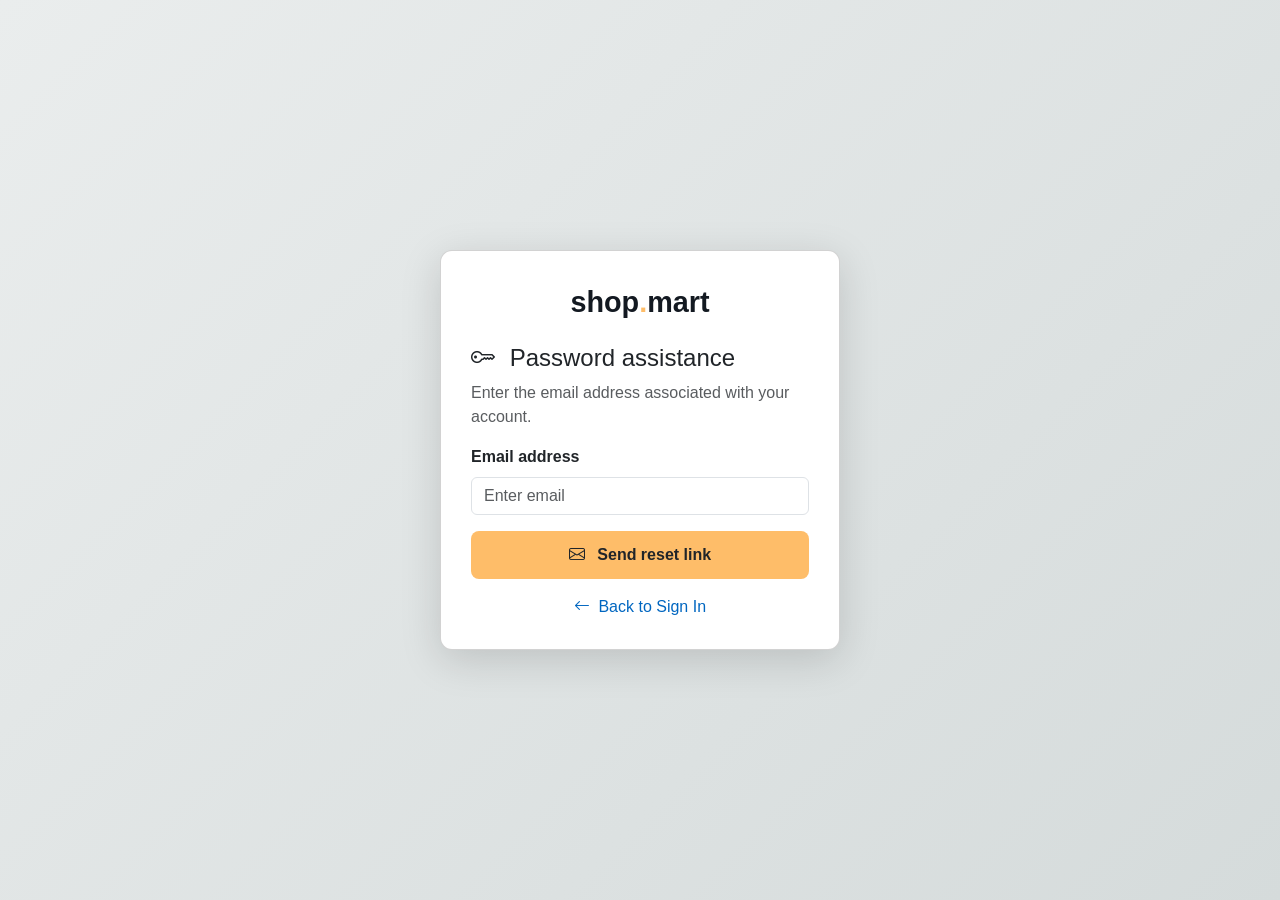
<file: forgot-password.html>
<!DOCTYPE html>
<html lang="en">
<head>
    <meta charset="UTF-8">
    <meta name="viewport" content="width=device-width, initial-scale=1.0">
    <title>ShopMart - Forgot Password</title>
    
    <link href="https://cdn.jsdelivr.net/npm/bootstrap@5.3.2/dist/css/bootstrap.min.css" rel="stylesheet">
    <link href="https://cdn.jsdelivr.net/npm/bootstrap-icons@1.11.3/font/bootstrap-icons.css" rel="stylesheet">
    
    <style>
        :root {
            --amazon-dark: #131921;
            --amazon-orange: #febd69;
        }
        
        body {
            background: linear-gradient(135deg, #eaeded 0%, #d5dbdb 100%);
            display: flex;
            align-items: center;
            justify-content: center;
            min-height: 100vh;
            font-family: 'Segoe UI', Arial, sans-serif;
            padding: 20px;
        }
        
        .card {
            background: white;
            border-radius: 12px;
            padding: 30px;
            max-width: 400px;
            width: 100%;
            box-shadow: 0 10px 40px rgba(0,0,0,0.15);
        }
        
        .logo-brand {
            font-size: 1.8rem;
            font-weight: 800;
            color: var(--amazon-dark);
            text-decoration: none;
            text-align: center;
            display: block;
            margin-bottom: 20px;
        }
        
        .logo-brand .dot { color: var(--amazon-orange); }
        
        .btn-reset {
            background: var(--amazon-orange);
            border: none;
            font-weight: 600;
            padding: 12px;
            border-radius: 8px;
            width: 100%;
            cursor: pointer;
        }
        
        .btn-reset:hover { background: #f3a847; }
        
        .alert { display: none; }
    </style>
</head>
<body>
    <div class="card">
        <a href="../index.html" class="logo-brand">shop<span class="dot">.</span>mart</a>
        
        <h4><i class="bi bi-key me-2"></i> Password assistance</h4>
        <p class="text-muted">Enter the email address associated with your account.</p>
        
        <div class="alert alert-danger" id="errorAlert"></div>
        <div class="alert alert-success" id="successAlert"></div>
        
        <form id="resetForm" onsubmit="return false;">
            <div class="mb-3">
                <label class="form-label fw-bold">Email address</label>
                <input type="email" class="form-control" id="email" placeholder="Enter email" required>
            </div>
            
            <button type="submit" class="btn btn-reset mb-3" id="resetBtn">
                <i class="bi bi-envelope me-2"></i> Send reset link
            </button>
        </form>
        
        <div class="text-center">
            <a href="login.html" style="color:#0066c0;text-decoration:none;">
                <i class="bi bi-arrow-left me-1"></i> Back to Sign In
            </a>
        </div>
    </div>

    <script src="https://cdn.jsdelivr.net/npm/bootstrap@5.3.2/dist/js/bootstrap.bundle.min.js"></script>
    <script src="../assets/js/auth.js"></script>
    
    <script>
        document.getElementById('resetForm').addEventListener('submit', async (e) => {
            e.preventDefault();
            
            const email = document.getElementById('email').value.trim();
            const errorAlert = document.getElementById('errorAlert');
            const successAlert = document.getElementById('successAlert');
            const resetBtn = document.getElementById('resetBtn');
            
            errorAlert.style.display = 'none';
            successAlert.style.display = 'none';
            
            if (!email) {
                errorAlert.textContent = 'Please enter your email address';
                errorAlert.style.display = 'block';
                return;
            }
            
            resetBtn.disabled = true;
            resetBtn.innerHTML = '<span class="spinner-border spinner-border-sm me-2"></span>Sending...';
            
            const result = await authSystem.forgotPassword(email);
            
            if (result.success) {
                successAlert.textContent = result.message;
                successAlert.style.display = 'block';
            } else {
                errorAlert.textContent = result.message;
                errorAlert.style.display = 'block';
            }
            
            resetBtn.disabled = false;
            resetBtn.innerHTML = '<i class="bi bi-envelope me-2"></i> Send reset link';
        });
    </script>
</body>
</html>
</file>
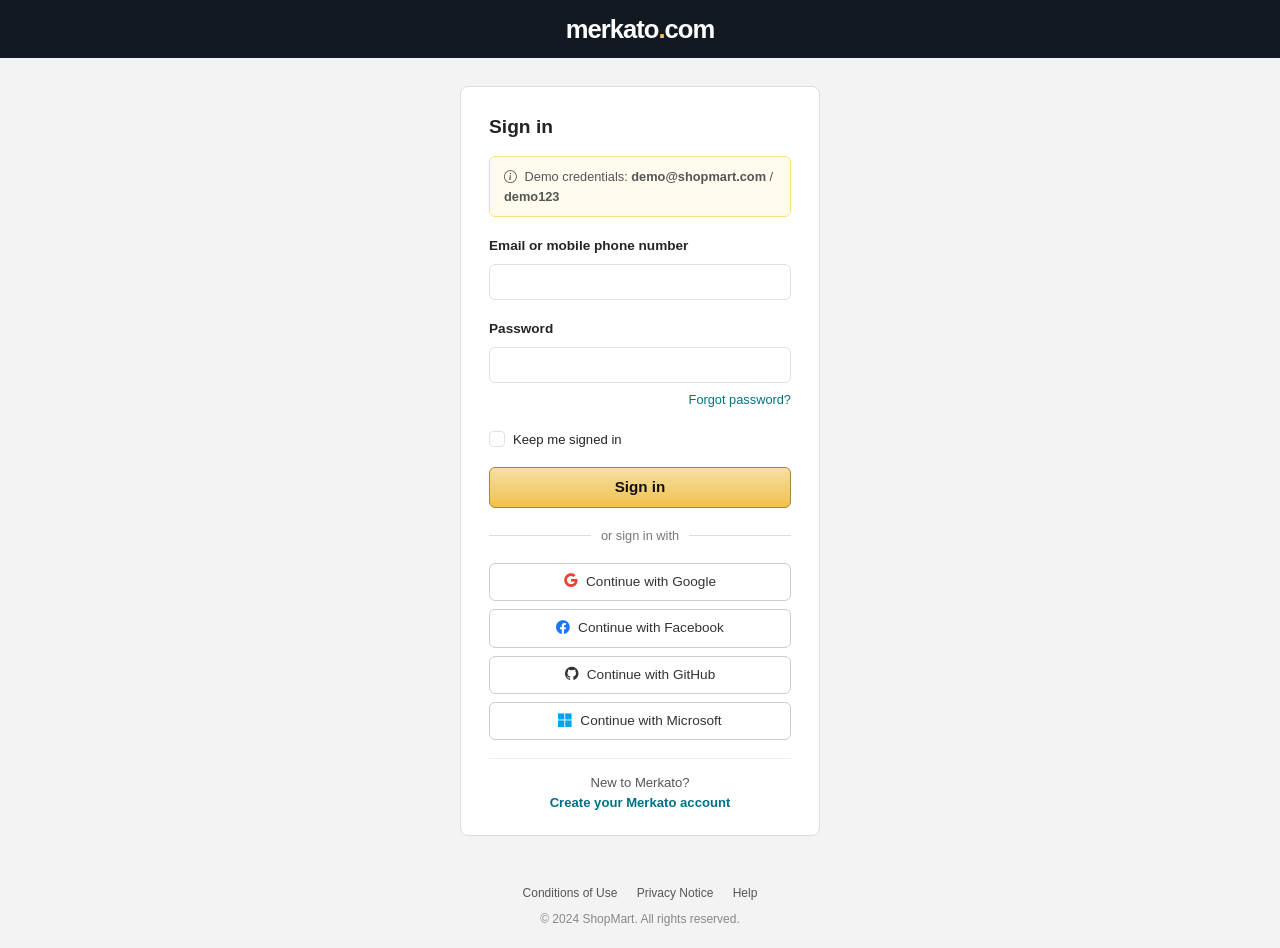
<file: pages/account.html>
<!DOCTYPE html>
<html lang="en">
<head>
    <meta charset="UTF-8">
    <meta name="viewport" content="width=device-width, initial-scale=1.0">
    <title>Merkato - My Account</title>
    <link href="https://cdn.jsdelivr.net/npm/bootstrap@5.3.2/dist/css/bootstrap.min.css" rel="stylesheet">
    <link href="https://cdn.jsdelivr.net/npm/bootstrap-icons@1.11.3/font/bootstrap-icons.css" rel="stylesheet">
    <style>
        :root {
            --amazon-dark: #131921;
            --amazon-mid: #232f3e;
            --amazon-orange: #febd69;
            --amazon-red: #b12704;
            --amazon-link: #007185;
        }
        body { background: #f3f3f3; font-family: 'Amazon Ember', Arial, sans-serif; }
        .header-top {
            background: var(--amazon-dark);
            padding: 10px 0;
        }
        .logo-brand { color: #fff; font-size: 1.5rem; font-weight: 800; text-decoration: none; letter-spacing: -1px; }
        .logo-brand .dot { color: var(--amazon-orange); }
        .account-hero {
            background: var(--amazon-mid);
            color: #fff;
            padding: 28px 0 20px;
            border-bottom: 3px solid var(--amazon-orange);
        }
        .account-hero h2 { font-size: 1.5rem; font-weight: 700; margin: 0; }
        .account-hero p { color: #ccc; margin: 4px 0 0; font-size: 0.9rem; }
        .account-card {
            background: #fff;
            border-radius: 8px;
            border: 1px solid #ddd;
            padding: 20px;
            height: 100%;
            transition: box-shadow 0.2s;
            cursor: pointer;
            text-decoration: none;
            color: inherit;
            display: block;
        }
        .account-card:hover { box-shadow: 0 4px 18px rgba(0,0,0,0.12); border-color: var(--amazon-link); color: inherit; }
        .account-card h6 { font-weight: 700; font-size: 1rem; margin-bottom: 6px; color: var(--amazon-link); }
        .account-card p { font-size: 0.85rem; color: #555; margin: 0; }
        .account-card .card-icon { font-size: 2rem; margin-bottom: 10px; color: var(--amazon-mid); }
        .section-title { font-size: 1.2rem; font-weight: 700; margin-bottom: 16px; color: var(--amazon-mid); }
        .info-box { background: #fff; border-radius: 8px; border: 1px solid #ddd; padding: 20px; }
        .info-row { display: flex; justify-content: space-between; align-items: center; padding: 10px 0; border-bottom: 1px solid #f0f0f0; }
        .info-row:last-child { border-bottom: none; }
        .info-label { font-size: 0.85rem; color: #777; }
        .info-value { font-size: 0.9rem; font-weight: 600; }
        .btn-edit { font-size: 0.8rem; color: var(--amazon-link); background: none; border: none; cursor: pointer; }
        .btn-edit:hover { text-decoration: underline; }
        .badge-account { background: var(--amazon-orange); color: #111; font-size: 0.7rem; font-weight: 700; padding: 3px 8px; border-radius: 20px; }
        .signout-btn { background: none; border: 1px solid #ccc; color: #333; border-radius: 6px; padding: 6px 18px; font-size: 0.85rem; cursor: pointer; }
        .signout-btn:hover { background: #f5f5f5; }
        footer { background: var(--amazon-dark); color: #aaa; text-align: center; padding: 20px; font-size: 0.8rem; margin-top: 40px; }
        footer a { color: #ccc; text-decoration: none; margin: 0 8px; }
        footer a:hover { text-decoration: underline; }
    </style>
</head>
<body>

<header class="header-top">
    <div class="container d-flex align-items-center justify-content-between">
        <a href="../index.html" class="logo-brand">merkato<span class="dot">.</span>com</a>
        <div class="d-flex gap-3 align-items-center">
            <a href="orders.html" style="color:#ccc; font-size:0.85rem; text-decoration:none;">
                <i class="bi bi-box-seam me-1"></i>My Orders
            </a>
            <a href="../index.html" style="color:#ccc; font-size:0.85rem; text-decoration:none;">
                <i class="bi bi-house me-1"></i>Home
            </a>
            <button class="signout-btn" id="signOutBtn" style="color:#fff; border-color:#555;">
                <i class="bi bi-box-arrow-right me-1"></i>Sign Out
            </button>
        </div>
    </div>
</header>

<div class="account-hero">
    <div class="container">
        <h2><i class="bi bi-person-circle me-2"></i>Hello, <span id="heroName">User</span>!</h2>
        <p id="heroEmail">Loading account info...</p>
    </div>
</div>

<div class="container py-4">

    <!-- Quick Links -->
    <h5 class="section-title">Your Account</h5>
    <div class="row g-3 mb-4">
        <div class="col-6 col-md-3">
            <a href="orders.html" class="account-card">
                <div class="card-icon"><i class="bi bi-bag-check"></i></div>
                <h6>Your Orders</h6>
                <p>Track, return, or buy again</p>
            </a>
        </div>
        <div class="col-6 col-md-3">
            <a href="#security" class="account-card">
                <div class="card-icon"><i class="bi bi-shield-lock"></i></div>
                <h6>Login & Security</h6>
                <p>Edit name, email & password</p>
            </a>
        </div>
        <div class="col-6 col-md-3">
            <a href="#" class="account-card">
                <div class="card-icon"><i class="bi bi-geo-alt"></i></div>
                <h6>Your Addresses</h6>
                <p>Edit your saved addresses</p>
            </a>
        </div>
        <div class="col-6 col-md-3">
            <a href="#" class="account-card">
                <div class="card-icon"><i class="bi bi-credit-card"></i></div>
                <h6>Payment Methods</h6>
                <p>Manage your payment options</p>
            </a>
        </div>
        <div class="col-6 col-md-3">
            <a href="#" class="account-card">
                <div class="card-icon"><i class="bi bi-heart"></i></div>
                <h6>Wishlist</h6>
                <p>View your saved items</p>
            </a>
        </div>
        <div class="col-6 col-md-3">
            <a href="#" class="account-card">
                <div class="card-icon"><i class="bi bi-bell"></i></div>
                <h6>Notifications</h6>
                <p>Manage your alerts</p>
            </a>
        </div>
        <div class="col-6 col-md-3">
            <a href="#" class="account-card">
                <div class="card-icon"><i class="bi bi-chat-dots"></i></div>
                <h6>Customer Service</h6>
                <p>Browse help topics</p>
            </a>
        </div>
        <div class="col-6 col-md-3">
            <a href="#" class="account-card">
                <div class="card-icon"><i class="bi bi-arrow-counterclockwise"></i></div>
                <h6>Returns & Refunds</h6>
                <p>Return or exchange items</p>
            </a>
        </div>
    </div>

    <!-- Profile Info -->
    <h5 class="section-title" id="security">Login & Security</h5>
    <div class="info-box mb-4">
        <div class="info-row">
            <div>
                <div class="info-label">Name</div>
                <div class="info-value" id="infoName">—</div>
            </div>
            <button class="btn-edit">Edit</button>
        </div>
        <div class="info-row">
            <div>
                <div class="info-label">Email</div>
                <div class="info-value" id="infoEmail">—</div>
            </div>
            <button class="btn-edit">Edit</button>
        </div>
        <div class="info-row">
            <div>
                <div class="info-label">Password</div>
                <div class="info-value">••••••••</div>
            </div>
            <button class="btn-edit">Edit</button>
        </div>
        <div class="info-row">
            <div>
                <div class="info-label">Mobile Phone</div>
                <div class="info-value" id="infoPhone">Not added</div>
            </div>
            <button class="btn-edit">Add</button>
        </div>
    </div>

    <!-- Sign Out -->
    <div class="text-center mt-2">
        <button class="btn btn-outline-danger px-5" id="signOutBtn2">
            <i class="bi bi-box-arrow-right me-2"></i>Sign Out
        </button>
    </div>
</div>

<footer>
    <a href="../index.html">Home</a>
    <a href="#">Privacy</a>
    <a href="#">Help</a>
    <p class="mt-2 mb-0">© 2024 Merkato.com</p>
</footer>

<script src="https://cdn.jsdelivr.net/npm/bootstrap@5.3.2/dist/js/bootstrap.bundle.min.js"></script>
<script>
    // Load user info from localStorage
    const user = JSON.parse(localStorage.getItem('shopmart_user') || 'null');

    if (!user) {
        // Not logged in — redirect to login
        window.location.href = 'login.html';
    } else {
        const firstName = (user.name || 'User').split(' ')[0];
        document.getElementById('heroName').textContent = firstName;
        document.getElementById('heroEmail').textContent = user.email || '';
        document.getElementById('infoName').textContent = user.name || '—';
        document.getElementById('infoEmail').textContent = user.email || '—';
        if (user.phone) document.getElementById('infoPhone').textContent = user.phone;
    }

    function signOut() {
        localStorage.removeItem('shopmart_user');
        window.location.href = '../index.html';
    }

    document.getElementById('signOutBtn').addEventListener('click', signOut);
    document.getElementById('signOutBtn2').addEventListener('click', signOut);
</script>
</body>
</html>
</file>
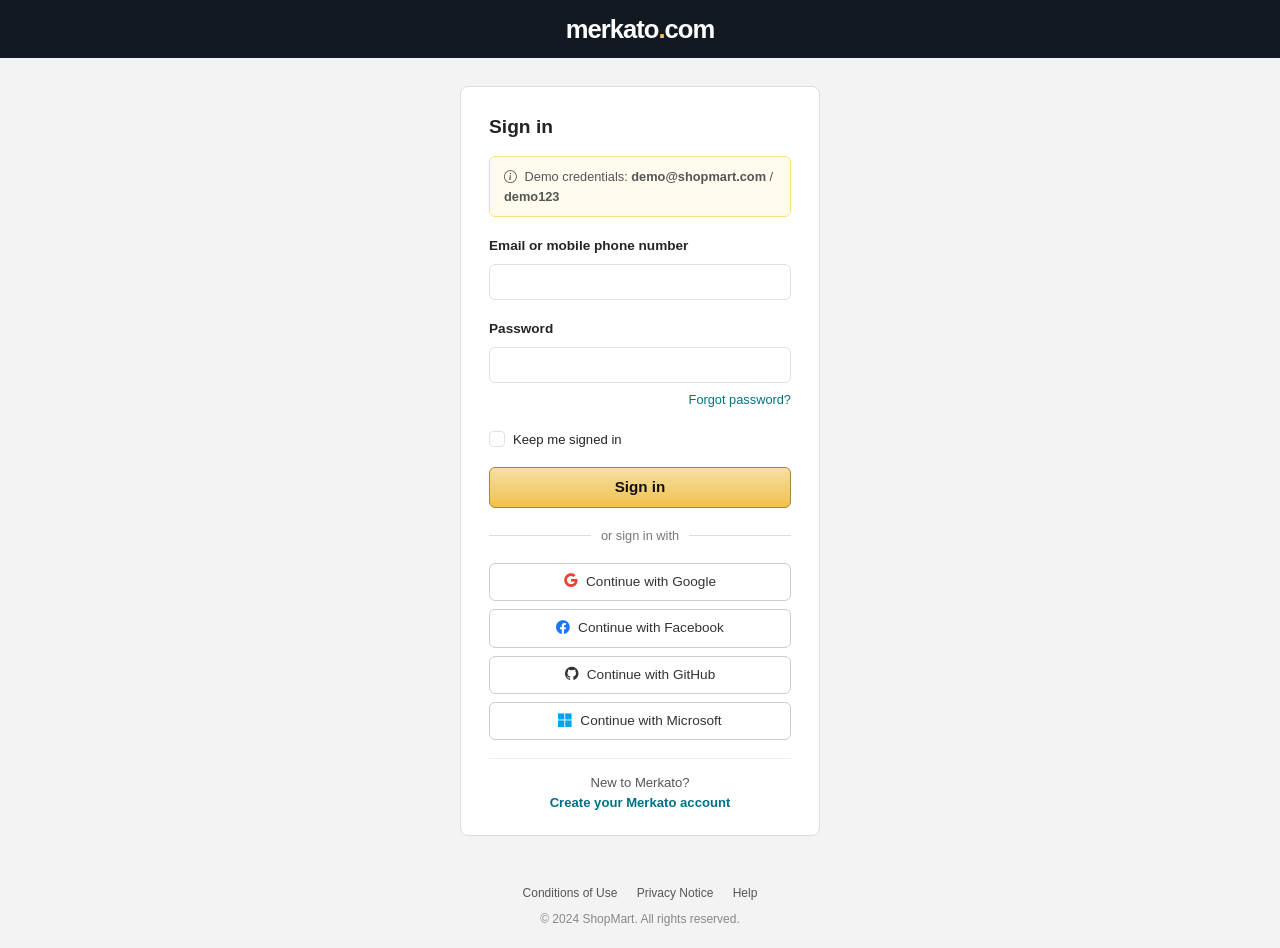
<file: pages/login.html>
<!DOCTYPE html>
<html lang="en">
<head>
    <meta charset="UTF-8">
    <meta name="viewport" content="width=device-width, initial-scale=1.0">
    <title>ShopMart - Sign In</title>
    <link href="https://cdn.jsdelivr.net/npm/bootstrap@5.3.2/dist/css/bootstrap.min.css" rel="stylesheet">
    <link href="https://cdn.jsdelivr.net/npm/bootstrap-icons@1.11.3/font/bootstrap-icons.css" rel="stylesheet">
    <style>
        :root { --amazon-dark:#131921; --amazon-mid:#232f3e; --amazon-orange:#febd69; --amazon-link:#007185; }
        body { background: #f3f3f3; font-family: Arial, sans-serif; }
        .header-top { background: var(--amazon-dark); padding: 10px 0; text-align: center; }
        .logo-brand { color: #fff; font-size: 1.6rem; font-weight: 800; text-decoration: none; letter-spacing: -1px; }
        .logo-brand .dot { color: var(--amazon-orange); }
        .auth-card {
            background: #fff; border: 1px solid #ddd; border-radius: 8px;
            padding: 28px 28px 22px; width: 100%; max-width: 360px; margin: 28px auto;
        }
        .auth-card h4 { font-size: 1.2rem; font-weight: 700; margin-bottom: 18px; }
        .form-label { font-size: 0.85rem; font-weight: 600; }
        .form-control { font-size: 0.9rem; border-radius: 6px; }
        .form-control:focus { box-shadow: 0 0 0 3px rgba(255,153,0,.3); border-color: #e77600; }
        .btn-signin {
            background: linear-gradient(to bottom, #f7dfa5, #f0c14b);
            border: 1px solid #a88734;
            color: #111; font-weight: 600; border-radius: 6px; padding: 8px;
            width: 100%; cursor: pointer; font-size: 0.95rem;
        }
        .btn-signin:hover { background: linear-gradient(to bottom, #f5d78e, #eeb933); }
        .divider { display: flex; align-items: center; gap: 10px; margin: 18px 0; color: #777; font-size: 0.8rem; }
        .divider::before, .divider::after { content: ''; flex: 1; height: 1px; background: #ddd; }
        .btn-social { display: flex; align-items: center; justify-content: center; gap: 8px; width: 100%; border: 1px solid #ccc; border-radius: 6px; background: #fff; padding: 8px; font-size: 0.85rem; cursor: pointer; margin-bottom: 8px; color: #333; font-weight: 500; }
        .btn-social:hover { background: #f7f7f7; border-color: #999; }
        .demo-hint { background: #fffbee; border: 1px solid #ffe082; border-radius: 6px; padding: 10px 14px; font-size: 0.8rem; color: #555; margin-bottom: 16px; }
        .auth-footer { border-top: 1px solid #eee; margin-top: 18px; padding-top: 14px; text-align: center; font-size: 0.82rem; color: #555; }
        .auth-footer a { color: var(--amazon-link); text-decoration: none; font-weight: 600; }
        .auth-footer a:hover { text-decoration: underline; }
        .page-footer { text-align: center; font-size: 0.75rem; color: #888; padding: 20px; }
        .page-footer a { color: #555; text-decoration: none; margin: 0 8px; }
        .page-footer a:hover { text-decoration: underline; }
        .forgot-link { font-size: 0.8rem; color: var(--amazon-link); text-decoration: none; }
        .forgot-link:hover { text-decoration: underline; }
    </style>
</head>
<body>

<header class="header-top">
    <a href="../index.html" class="logo-brand">merkato<span class="dot">.</span>com</a>
</header>

<div class="auth-card">
    <h4>Sign in</h4>

    <div class="demo-hint">
        <i class="bi bi-info-circle me-1"></i>
        Demo credentials: <strong>demo@shopmart.com</strong> / <strong>demo123</strong>
    </div>

    <!-- Error placeholder -->
    <div id="loginError"></div>

    <form id="loginForm" novalidate>
        <div class="mb-3">
            <label class="form-label" for="loginEmail">Email or mobile phone number</label>
            <input type="email" class="form-control" id="loginEmail" autocomplete="email" required>
        </div>
        <div class="mb-1">
            <label class="form-label" for="loginPassword">Password</label>
            <input type="password" class="form-control" id="loginPassword" autocomplete="current-password" required>
        </div>
        <div class="text-end mb-3">
            <a href="forgot-password.html" class="forgot-link">Forgot password?</a>
        </div>
        <div class="form-check mb-3">
            <input class="form-check-input" type="checkbox" id="keepSignedIn">
            <label class="form-check-label" style="font-size:0.82rem;" for="keepSignedIn">Keep me signed in</label>
        </div>
        <button type="submit" class="btn-signin">Sign in</button>
    </form>

    <div class="divider">or sign in with</div>

    <button class="btn-social"><i class="bi bi-google" style="color:#EA4335;"></i> Continue with Google</button>
    <button class="btn-social"><i class="bi bi-facebook" style="color:#1877F2;"></i> Continue with Facebook</button>
    <button class="btn-social"><i class="bi bi-github"></i> Continue with GitHub</button>
    <button class="btn-social"><i class="bi bi-microsoft" style="color:#00A4EF;"></i> Continue with Microsoft</button>

    <div class="auth-footer">
        New to Merkato?<br>
        <a href="signup.html">Create your Merkato account</a>
    </div>
</div>

<div class="page-footer">
    <a href="#">Conditions of Use</a>
    <a href="#">Privacy Notice</a>
    <a href="#">Help</a>
    <p class="mt-2 mb-0">© 2024 ShopMart. All rights reserved.</p>
</div>

<script src="https://cdn.jsdelivr.net/npm/bootstrap@5.3.2/dist/js/bootstrap.bundle.min.js"></script>
<script src="../assets/js/auth.js"></script>
</body>
</html>
</file>
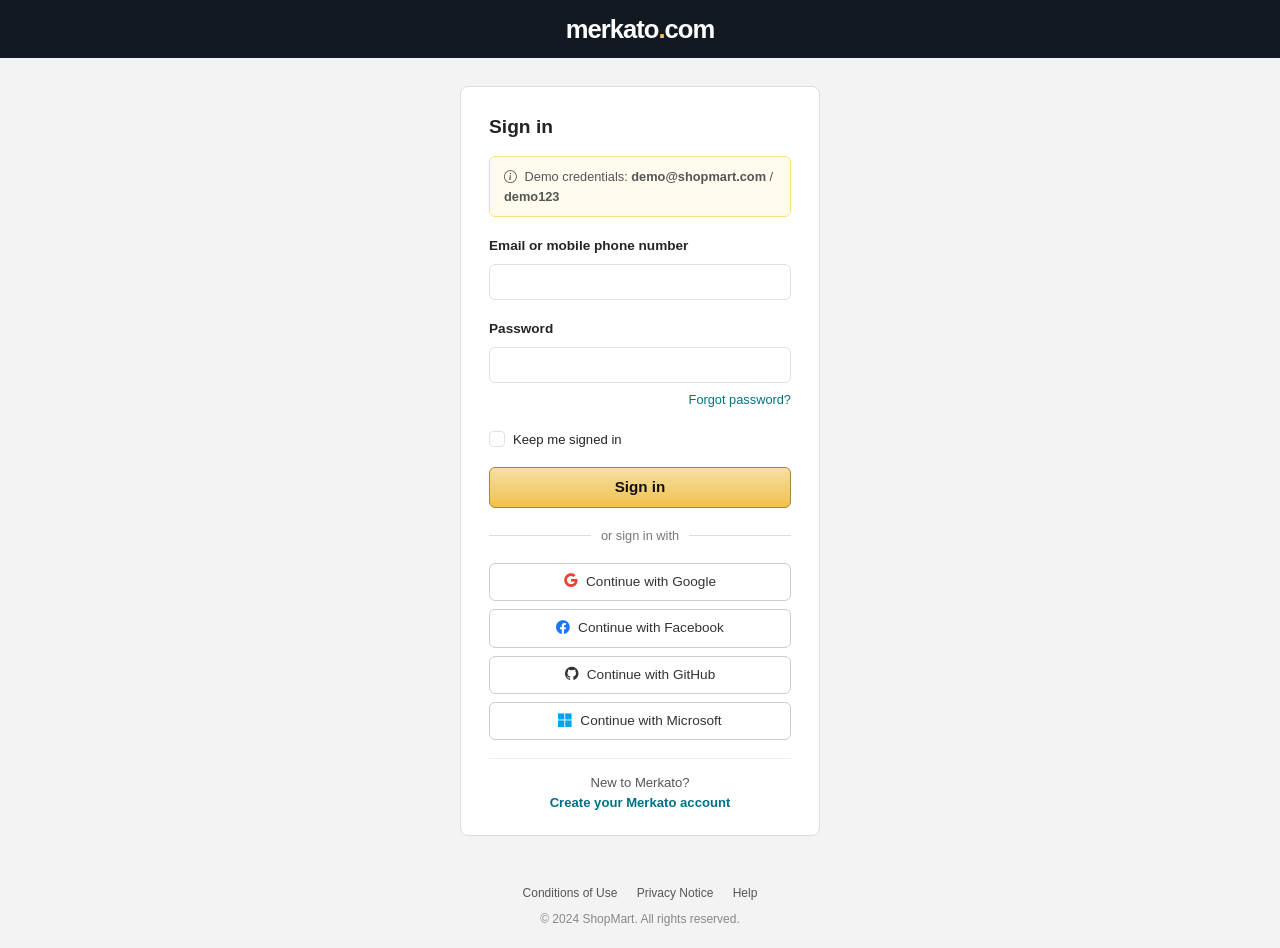
<file: pages/orders.html>
<!DOCTYPE html>
<html lang="en">
<head>
    <meta charset="UTF-8">
    <meta name="viewport" content="width=device-width, initial-scale=1.0">
    <title>Merkato - Your Orders</title>
    <link href="https://cdn.jsdelivr.net/npm/bootstrap@5.3.2/dist/css/bootstrap.min.css" rel="stylesheet">
    <link href="https://cdn.jsdelivr.net/npm/bootstrap-icons@1.11.3/font/bootstrap-icons.css" rel="stylesheet">
    <style>
        :root {
            --amazon-dark: #131921;
            --amazon-mid: #232f3e;
            --amazon-orange: #febd69;
            --amazon-red: #b12704;
            --amazon-link: #007185;
        }
        body { background: #f3f3f3; font-family: 'Amazon Ember', Arial, sans-serif; }
        .header-top { background: var(--amazon-dark); padding: 10px 0; }
        .logo-brand { color: #fff; font-size: 1.5rem; font-weight: 800; text-decoration: none; letter-spacing: -1px; }
        .logo-brand .dot { color: var(--amazon-orange); }
        .page-hero {
            background: var(--amazon-mid);
            color: #fff;
            padding: 24px 0;
            border-bottom: 3px solid var(--amazon-orange);
        }
        .page-hero h2 { font-size: 1.4rem; font-weight: 700; margin: 0; }
        .page-hero p { color: #aaa; margin: 4px 0 0; font-size: 0.85rem; }
        .order-card {
            background: #fff;
            border-radius: 8px;
            border: 1px solid #ddd;
            margin-bottom: 16px;
            overflow: hidden;
        }
        .order-header {
            background: #f7f7f7;
            border-bottom: 1px solid #ddd;
            padding: 12px 18px;
            display: flex;
            flex-wrap: wrap;
            gap: 20px;
            align-items: center;
            justify-content: space-between;
        }
        .order-meta span { display: block; font-size: 0.72rem; color: #666; text-transform: uppercase; font-weight: 600; letter-spacing: 0.5px; }
        .order-meta strong { font-size: 0.9rem; color: #111; }
        .order-id-link { color: var(--amazon-link); font-weight: 600; font-size: 0.85rem; text-decoration: none; }
        .order-id-link:hover { text-decoration: underline; }
        .order-body { padding: 16px 18px; }
        .order-item { display: flex; gap: 14px; padding: 10px 0; border-bottom: 1px solid #f0f0f0; align-items: flex-start; }
        .order-item:last-child { border-bottom: none; }
        .order-item img { width: 65px; height: 65px; object-fit: contain; border-radius: 5px; background: #f9f9f9; padding: 4px; flex-shrink: 0; border: 1px solid #eee; }
        .order-item .item-info { flex: 1; }
        .order-item .item-name { font-size: 0.88rem; font-weight: 600; color: var(--amazon-link); margin-bottom: 3px; }
        .order-item .item-qty { font-size: 0.78rem; color: #666; }
        .order-item .item-price { font-size: 0.9rem; font-weight: 700; color: var(--amazon-red); white-space: nowrap; }
        .status-badge {
            display: inline-block;
            padding: 3px 10px;
            border-radius: 20px;
            font-size: 0.72rem;
            font-weight: 700;
            text-transform: uppercase;
        }
        .status-delivered { background: #d4edda; color: #155724; }
        .status-shipped { background: #cce5ff; color: #004085; }
        .status-processing { background: #fff3cd; color: #856404; }
        .status-cancelled { background: #f8d7da; color: #721c24; }
        .order-actions { margin-top: 12px; display: flex; gap: 8px; flex-wrap: wrap; }
        .btn-order-action { font-size: 0.8rem; border-radius: 20px; padding: 5px 14px; border: 1px solid #ccc; background: #fff; cursor: pointer; color: #333; }
        .btn-order-action:hover { background: #f0f0f0; border-color: #aaa; }
        .btn-track { background: var(--amazon-orange); border-color: var(--amazon-orange); color: #111; font-weight: 700; }
        .btn-track:hover { background: #f3a847; border-color: #f3a847; }
        .empty-orders { text-align: center; padding: 60px 20px; background: #fff; border-radius: 8px; border: 1px solid #ddd; }
        .empty-orders i { font-size: 4rem; color: #ccc; }
        .empty-orders h4 { color: #555; margin-top: 16px; }
        .empty-orders p { color: #888; }
        .filter-bar { background: #fff; border: 1px solid #ddd; border-radius: 8px; padding: 14px 18px; margin-bottom: 20px; display: flex; flex-wrap: wrap; gap: 10px; align-items: center; }
        .filter-bar label { font-size: 0.85rem; font-weight: 600; color: #333; margin-right: 4px; }
        .filter-bar select { font-size: 0.85rem; border-radius: 6px; border: 1px solid #ccc; padding: 4px 10px; }
        footer { background: var(--amazon-dark); color: #aaa; text-align: center; padding: 20px; font-size: 0.8rem; margin-top: 40px; }
        footer a { color: #ccc; text-decoration: none; margin: 0 8px; }
        footer a:hover { text-decoration: underline; }
        .signout-btn { background: none; border: 1px solid #555; color: #fff; border-radius: 6px; padding: 5px 14px; font-size: 0.8rem; cursor: pointer; }
        .signout-btn:hover { background: rgba(255,255,255,0.1); }
    </style>
</head>
<body>

<header class="header-top">
    <div class="container d-flex align-items-center justify-content-between">
        <a href="../index.html" class="logo-brand">merkato<span class="dot">.</span>com</a>
        <div class="d-flex gap-3 align-items-center">
            <a href="account.html" style="color:#ccc; font-size:0.85rem; text-decoration:none;">
                <i class="bi bi-person me-1"></i>My Account
            </a>
            <a href="../index.html" style="color:#ccc; font-size:0.85rem; text-decoration:none;">
                <i class="bi bi-house me-1"></i>Home
            </a>
            <button class="signout-btn" id="signOutBtn">
                <i class="bi bi-box-arrow-right me-1"></i>Sign Out
            </button>
        </div>
    </div>
</header>

<div class="page-hero">
    <div class="container">
        <h2><i class="bi bi-bag-check me-2"></i>Your Orders</h2>
        <p id="ordersSubtitle">Loading...</p>
    </div>
</div>

<div class="container py-4">

    <div class="filter-bar">
        <label><i class="bi bi-funnel me-1"></i>Filter by:</label>
        <select id="statusFilter" onchange="renderOrders()">
            <option value="all">All Orders</option>
            <option value="Delivered">Delivered</option>
            <option value="Shipped">Shipped</option>
            <option value="Processing">Processing</option>
            <option value="Cancelled">Cancelled</option>
        </select>
        <label class="ms-3">Sort:</label>
        <select id="sortOrder" onchange="renderOrders()">
            <option value="newest">Newest First</option>
            <option value="oldest">Oldest First</option>
        </select>
    </div>

    <div id="ordersContainer">
        <!-- Rendered by JS -->
    </div>
</div>

<footer>
    <a href="../index.html">Home</a>
    <a href="account.html">Account</a>
    <a href="#">Privacy</a>
    <a href="#">Help</a>
    <p class="mt-2 mb-0">© 2024 Merkato.com</p>
</footer>

<script src="https://cdn.jsdelivr.net/npm/bootstrap@5.3.2/dist/js/bootstrap.bundle.min.js"></script>
<script>
    // Redirect if not logged in
    const user = JSON.parse(localStorage.getItem('shopmart_user') || 'null');
    if (!user) { window.location.href = 'login.html'; }

    document.getElementById('ordersSubtitle').textContent =
        user ? `Showing orders for ${user.email}` : '';

    // Sign out
    document.getElementById('signOutBtn').addEventListener('click', () => {
        localStorage.removeItem('shopmart_user');
        window.location.href = '../index.html';
    });

    // Sample orders — replace with real data from localStorage or API
    function getSampleOrders() {
        // Try to build from cart history stored in localStorage
        const saved = JSON.parse(localStorage.getItem('shopmart_orders') || '[]');
        if (saved.length > 0) return saved;

        // Fallback demo orders so the page isn't empty
        return [
            {
                id: 'ORK-2024-00192',
                date: '2024-06-10',
                status: 'Delivered',
                total: 149.99,
                items: [
                    { name: 'Wireless Noise Cancelling Headphones', qty: 1, price: 89.99, img: 'https://images.unsplash.com/photo-1505740420928-5e560c06d30e?w=80&q=70' },
                    { name: 'USB-C Fast Charger 65W', qty: 2, price: 30.00, img: 'https://images.unsplash.com/photo-1583863788434-e58a36330cf0?w=80&q=70' },
                ]
            },
            {
                id: 'ORK-2024-00145',
                date: '2024-05-22',
                status: 'Delivered',
                total: 34.99,
                items: [
                    { name: 'Clean Code: A Handbook', qty: 1, price: 34.99, img: 'https://images.unsplash.com/photo-1544716278-ca5e3f4abd8c?w=80&q=70' }
                ]
            },
            {
                id: 'ORK-2024-00311',
                date: '2024-07-01',
                status: 'Processing',
                total: 229.00,
                items: [
                    { name: 'Mechanical Keyboard RGB Backlit', qty: 1, price: 229.00, img: 'https://images.unsplash.com/photo-1587829741301-dc798b83add3?w=80&q=70' }
                ]
            }
        ];
    }

    const statusClasses = {
        'Delivered': 'status-delivered',
        'Shipped': 'status-shipped',
        'Processing': 'status-processing',
        'Cancelled': 'status-cancelled'
    };

    function renderOrders() {
        let orders = getSampleOrders();
        const statusFilter = document.getElementById('statusFilter').value;
        const sortOrder = document.getElementById('sortOrder').value;

        if (statusFilter !== 'all') {
            orders = orders.filter(o => o.status === statusFilter);
        }
        orders.sort((a, b) => {
            const da = new Date(a.date), db = new Date(b.date);
            return sortOrder === 'newest' ? db - da : da - db;
        });

        const container = document.getElementById('ordersContainer');
        if (orders.length === 0) {
            container.innerHTML = `
                <div class="empty-orders">
                    <i class="bi bi-bag-x"></i>
                    <h4>No orders found</h4>
                    <p>Try changing the filter, or <a href="../index.html" style="color:var(--amazon-link)">start shopping</a>!</p>
                </div>`;
            return;
        }

        container.innerHTML = orders.map(order => `
            <div class="order-card">
                <div class="order-header">
                    <div class="d-flex gap-4 flex-wrap">
                        <div class="order-meta">
                            <span>Order Placed</span>
                            <strong>${new Date(order.date).toLocaleDateString('en-US', { year:'numeric', month:'short', day:'numeric' })}</strong>
                        </div>
                        <div class="order-meta">
                            <span>Total</span>
                            <strong>$${order.total.toFixed(2)}</strong>
                        </div>
                        <div class="order-meta">
                            <span>Status</span>
                            <span class="status-badge ${statusClasses[order.status] || ''}">${order.status}</span>
                        </div>
                    </div>
                    <div class="order-meta text-end">
                        <span>Order #</span>
                        <a href="#" class="order-id-link">${order.id}</a>
                    </div>
                </div>
                <div class="order-body">
                    ${order.items.map(item => `
                        <div class="order-item">
                            <img src="${item.img}" alt="${item.name}" onerror="this.src='https://via.placeholder.com/65x65?text=IMG'">
                            <div class="item-info">
                                <div class="item-name">${item.name}</div>
                                <div class="item-qty">Qty: ${item.qty}</div>
                            </div>
                            <div class="item-price">$${item.price.toFixed(2)}</div>
                        </div>
                    `).join('')}
                    <div class="order-actions">
                        ${order.status === 'Delivered' ? `<button class="btn-order-action btn-track"><i class="bi bi-arrow-repeat me-1"></i>Buy Again</button>` : `<button class="btn-order-action btn-track"><i class="bi bi-geo-alt me-1"></i>Track Package</button>`}
                        <button class="btn-order-action"><i class="bi bi-receipt me-1"></i>View Invoice</button>
                        ${order.status === 'Delivered' ? `<button class="btn-order-action"><i class="bi bi-arrow-counterclockwise me-1"></i>Return/Refund</button>` : ''}
                        ${order.status === 'Processing' ? `<button class="btn-order-action" style="color:#b12704;border-color:#b12704;"><i class="bi bi-x-circle me-1"></i>Cancel Order</button>` : ''}
                    </div>
                </div>
            </div>
        `).join('');
    }

    renderOrders();
</script>
</body>
</html>
</file>
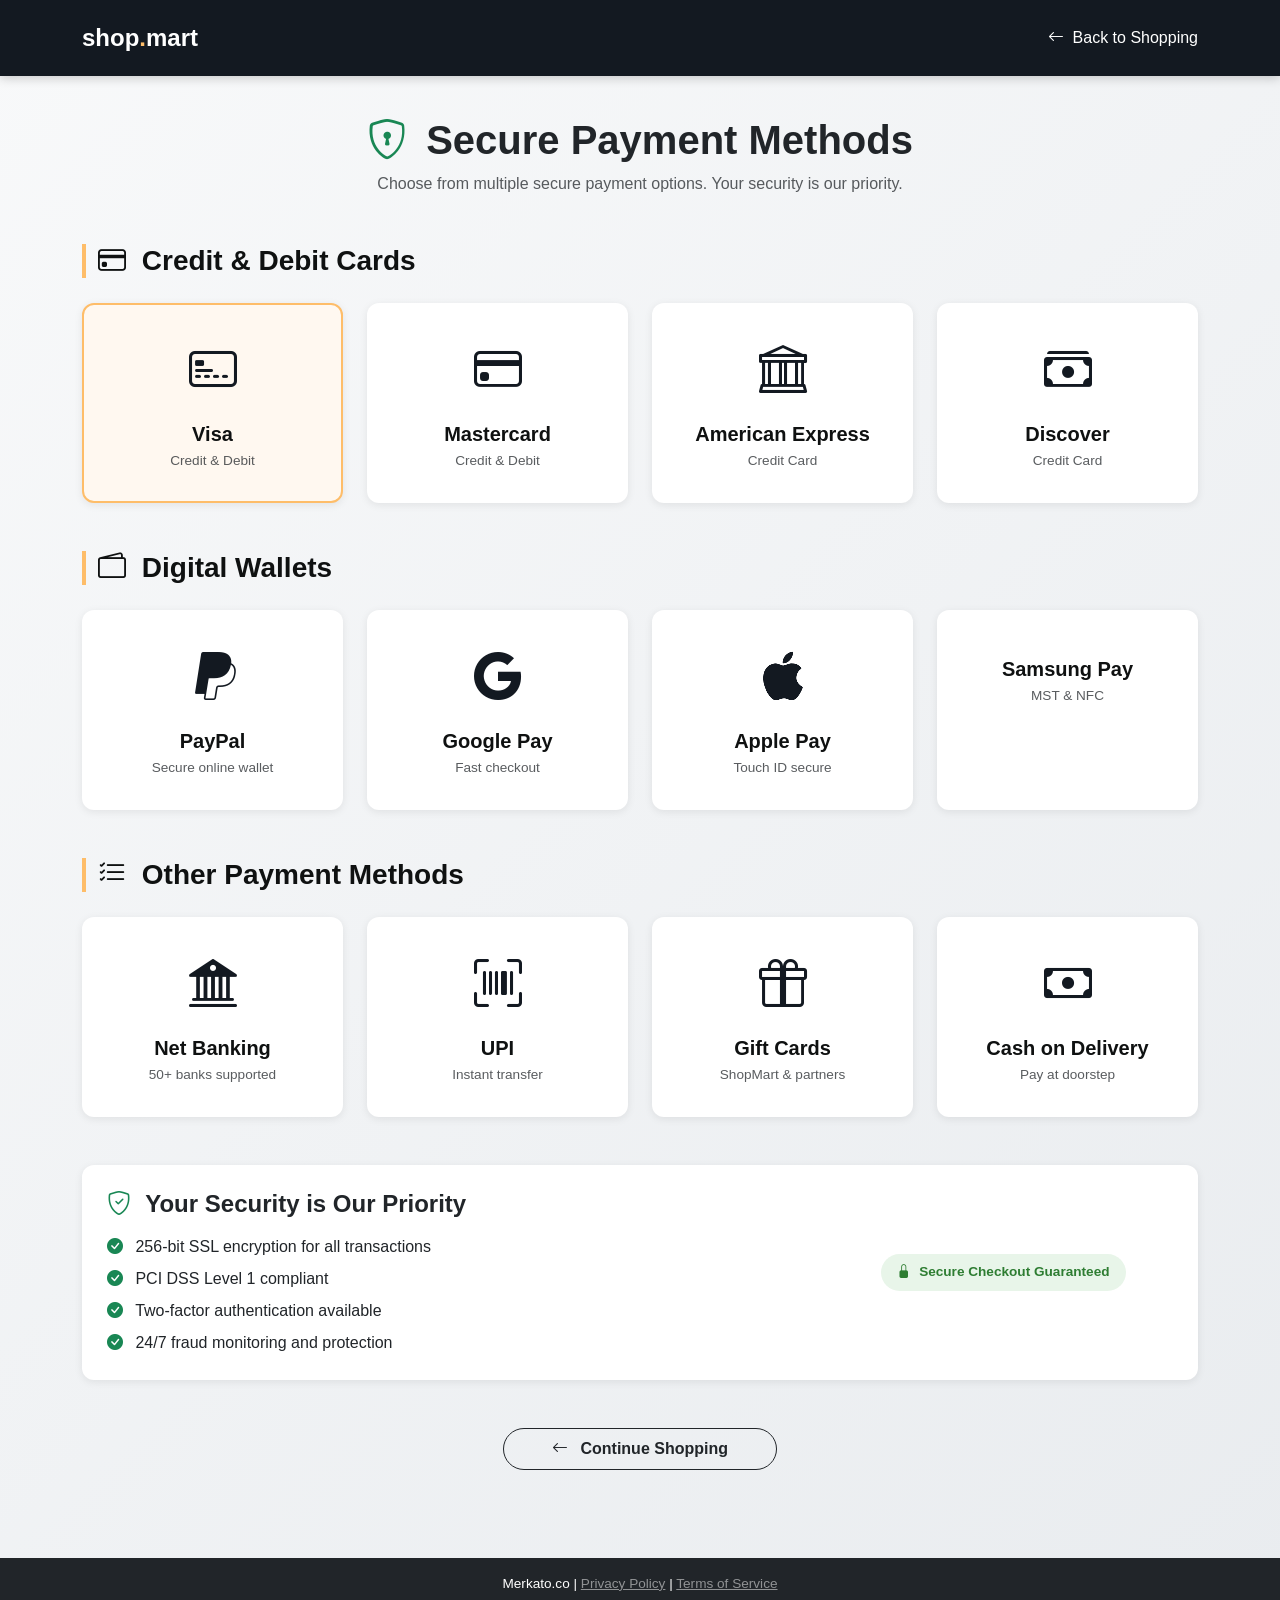
<file: pages/payment.html>
<!DOCTYPE html>
<html lang="en">
<head>
    <meta charset="UTF-8">
    <meta name="viewport" content="width=device-width, initial-scale=1.0">
    <meta name="description" content="ShopMart accepted payment methods">
    <title>Merkato Shoping - Payment Methods</title>
    
    <!-- Bootstrap 5 CSS -->
    <link href="https://cdn.jsdelivr.net/npm/bootstrap@5.3.2/dist/css/bootstrap.min.css" rel="stylesheet">
    <!-- Bootstrap Icons -->
    <link href="https://cdn.jsdelivr.net/npm/bootstrap-icons@1.11.3/font/bootstrap-icons.css" rel="stylesheet">
    
    <style>
        :root {
            --amazon-dark: #131921;
            --amazon-orange: #febd69;
            --amazon-mid: #232f3e;
        }
        
        body {
            background: linear-gradient(135deg, #f8f9fa 0%, #e9ecef 100%);
            font-family: 'Segoe UI', 'Amazon Ember', Arial, sans-serif;
            min-height: 100vh;
            padding: 0;
        }
        
        .payment-header {
            background: var(--amazon-dark);
            color: #ffffff;
            padding: 20px 0;
            box-shadow: 0 2px 10px rgba(0, 0, 0, 0.2);
        }
        
        .payment-header .logo-brand {
            font-size: 1.5rem;
            font-weight: 800;
            color: #ffffff;
            text-decoration: none;
        }
        
        .payment-header .logo-brand .dot {
            color: var(--amazon-orange);
        }
        
        .main-content {
            padding: 40px 20px;
        }
        
        .payment-card {
            background: #ffffff;
            border-radius: 12px;
            padding: 30px 20px;
            text-align: center;
            transition: all 0.3s ease;
            border: 2px solid transparent;
            cursor: pointer;
            height: 100%;
            box-shadow: 0 2px 8px rgba(0, 0, 0, 0.08);
        }
        
        .payment-card:hover {
            border-color: var(--amazon-orange);
            transform: translateY(-5px);
            box-shadow: 0 8px 25px rgba(0, 0, 0, 0.15);
        }
        
        .payment-card.selected {
            border-color: var(--amazon-orange);
            background: #fff8f0;
        }
        
        .payment-icon {
            font-size: 3rem;
            color: var(--amazon-dark);
            margin-bottom: 15px;
            transition: all 0.3s ease;
        }
        
        .payment-card:hover .payment-icon {
            transform: scale(1.1);
            color: var(--amazon-orange);
        }
        
        .payment-card h5 {
            font-weight: 700;
            margin-bottom: 5px;
            color: #0f1111;
        }
        
        .payment-card .text-muted {
            font-size: 0.85rem;
        }
        
        .section-title {
            font-weight: 700;
            color: #0f1111;
            margin-bottom: 25px;
            padding-left: 12px;
            border-left: 4px solid var(--amazon-orange);
        }
        
        .info-box {
            background: #ffffff;
            border-radius: 12px;
            padding: 25px;
            box-shadow: 0 2px 8px rgba(0, 0, 0, 0.08);
            margin-top: 30px;
        }
        
        .security-badge {
            display: inline-flex;
            align-items: center;
            gap: 8px;
            background: #e8f5e9;
            color: #2e7d32;
            padding: 8px 16px;
            border-radius: 20px;
            font-weight: 600;
            font-size: 0.85rem;
        }
        
        .back-link {
            color: #0066c0;
            text-decoration: none;
            font-weight: 500;
            transition: all 0.2s ease;
        }
        
        .back-link:hover {
            color: #c45500;
            text-decoration: underline;
        }
        
        /* Responsive */
        @media (max-width: 768px) {
            .payment-card {
                padding: 20px 15px;
            }
            
            .payment-icon {
                font-size: 2.5rem;
            }
        }
    </style>
</head>
<body>
    <!-- Header -->
    <header class="payment-header">
        <div class="container">
            <div class="d-flex justify-content-between align-items-center">
                <a href="../index.html" class="logo-brand">
                    shop<span class="dot">.</span>mart
                </a>
                <a href="../index.html" class="back-link text-white">
                    <i class="bi bi-arrow-left me-1"></i> Back to Shopping
                </a>
            </div>
        </div>
    </header>
    
    <!-- Main Content -->
    <main class="main-content">
        <div class="container">
            <!-- Page Title -->
            <div class="text-center mb-5">
                <h1 class="fw-bold mb-2">
                    <i class="bi bi-shield-lock me-2 text-success"></i>
                    Secure Payment Methods
                </h1>
                <p class="text-muted">Choose from multiple secure payment options. Your security is our priority.</p>
            </div>
            
            <!-- Credit & Debit Cards Section -->
            <h3 class="section-title">
                <i class="bi bi-credit-card me-2"></i> Credit & Debit Cards
            </h3>
            <div class="row g-4 mb-5">
                <div class="col-md-3 col-6">
                    <div class="payment-card selected">
                        <div class="payment-icon">
                            <i class="bi bi-credit-card-2-front"></i>
                        </div>
                        <h5>Visa</h5>
                        <p class="text-muted mb-0">Credit & Debit</p>
                    </div>
                </div>
                <div class="col-md-3 col-6">
                    <div class="payment-card">
                        <div class="payment-icon">
                            <i class="bi bi-credit-card"></i>
                        </div>
                        <h5>Mastercard</h5>
                        <p class="text-muted mb-0">Credit & Debit</p>
                    </div>
                </div>
                <div class="col-md-3 col-6">
                    <div class="payment-card">
                        <div class="payment-icon">
                            <i class="bi bi-bank"></i>
                        </div>
                        <h5>American Express</h5>
                        <p class="text-muted mb-0">Credit Card</p>
                    </div>
                </div>
                <div class="col-md-3 col-6">
                    <div class="payment-card">
                        <div class="payment-icon">
                            <i class="bi bi-cash-stack"></i>
                        </div>
                        <h5>Discover</h5>
                        <p class="text-muted mb-0">Credit Card</p>
                    </div>
                </div>
            </div>
            
            <!-- Digital Wallets Section -->
            <h3 class="section-title">
                <i class="bi bi-wallet2 me-2"></i> Digital Wallets
            </h3>
            <div class="row g-4 mb-5">
                <div class="col-md-3 col-6">
                    <div class="payment-card">
                        <div class="payment-icon">
                            <i class="bi bi-paypal"></i>
                        </div>
                        <h5>PayPal</h5>
                        <p class="text-muted mb-0">Secure online wallet</p>
                    </div>
                </div>
                <div class="col-md-3 col-6">
                    <div class="payment-card">
                        <div class="payment-icon">
                            <i class="bi bi-google"></i>
                        </div>
                        <h5>Google Pay</h5>
                        <p class="text-muted mb-0">Fast checkout</p>
                    </div>
                </div>
                <div class="col-md-3 col-6">
                    <div class="payment-card">
                        <div class="payment-icon">
                            <i class="bi bi-apple"></i>
                        </div>
                        <h5>Apple Pay</h5>
                        <p class="text-muted mb-0">Touch ID secure</p>
                    </div>
                </div>
                <div class="col-md-3 col-6">
                    <div class="payment-card">
                        <div class="payment-icon">
                            <i class="bi bi-samsung"></i>
                        </div>
                        <h5>Samsung Pay</h5>
                        <p class="text-muted mb-0">MST & NFC</p>
                    </div>
                </div>
            </div>
            
            <!-- Other Payment Methods -->
            <h3 class="section-title">
                <i class="bi bi-list-check me-2"></i> Other Payment Methods
            </h3>
            <div class="row g-4 mb-5">
                <div class="col-md-3 col-6">
                    <div class="payment-card">
                        <div class="payment-icon">
                            <i class="bi bi-bank2"></i>
                        </div>
                        <h5>Net Banking</h5>
                        <p class="text-muted mb-0">50+ banks supported</p>
                    </div>
                </div>
                <div class="col-md-3 col-6">
                    <div class="payment-card">
                        <div class="payment-icon">
                            <i class="bi bi-upc-scan"></i>
                        </div>
                        <h5>UPI</h5>
                        <p class="text-muted mb-0">Instant transfer</p>
                    </div>
                </div>
                <div class="col-md-3 col-6">
                    <div class="payment-card">
                        <div class="payment-icon">
                            <i class="bi bi-gift"></i>
                        </div>
                        <h5>Gift Cards</h5>
                        <p class="text-muted mb-0">ShopMart & partners</p>
                    </div>
                </div>
                <div class="col-md-3 col-6">
                    <div class="payment-card">
                        <div class="payment-icon">
                            <i class="bi bi-cash"></i>
                        </div>
                        <h5>Cash on Delivery</h5>
                        <p class="text-muted mb-0">Pay at doorstep</p>
                    </div>
                </div>
            </div>
            
            <!-- Security Information -->
            <div class="info-box">
                <div class="row align-items-center">
                    <div class="col-md-8">
                        <h4 class="fw-bold mb-3">
                            <i class="bi bi-shield-check text-success me-2"></i>
                            Your Security is Our Priority
                        </h4>
                        <ul class="list-unstyled mb-0">
                            <li class="mb-2">
                                <i class="bi bi-check-circle-fill text-success me-2"></i>
                                256-bit SSL encryption for all transactions
                            </li>
                            <li class="mb-2">
                                <i class="bi bi-check-circle-fill text-success me-2"></i>
                                PCI DSS Level 1 compliant
                            </li>
                            <li class="mb-2">
                                <i class="bi bi-check-circle-fill text-success me-2"></i>
                                Two-factor authentication available
                            </li>
                            <li>
                                <i class="bi bi-check-circle-fill text-success me-2"></i>
                                24/7 fraud monitoring and protection
                            </li>
                        </ul>
                    </div>
                    <div class="col-md-4 text-center mt-3 mt-md-0">
                        <span class="security-badge">
                            <i class="bi bi-lock-fill"></i>
                            Secure Checkout Guaranteed
                        </span>
                    </div>
                </div>
            </div>
            
            <!-- Back to Shopping -->
            <div class="text-center mt-5">
                <a href="../index.html" class="btn btn-outline-dark rounded-pill px-5 py-2 fw-bold">
                    <i class="bi bi-arrow-left me-2"></i> Continue Shopping
                </a>
            </div>
        </div>
    </main>
    
    <!-- Footer -->
    <footer class="bg-dark text-white text-center py-3 mt-5">
        <p class="mb-0" style="font-size:0.85rem;">
             Merkato.co | 
            <a href="#" class="text-white-50">Privacy Policy</a> | 
            <a href="#" class="text-white-50">Terms of Service</a>
        </p>
    </footer>
    
    <!-- Bootstrap JS Bundle -->
    <script src="https://cdn.jsdelivr.net/npm/bootstrap@5.3.2/dist/js/bootstrap.bundle.min.js"></script>
</body>
</html>
</file>
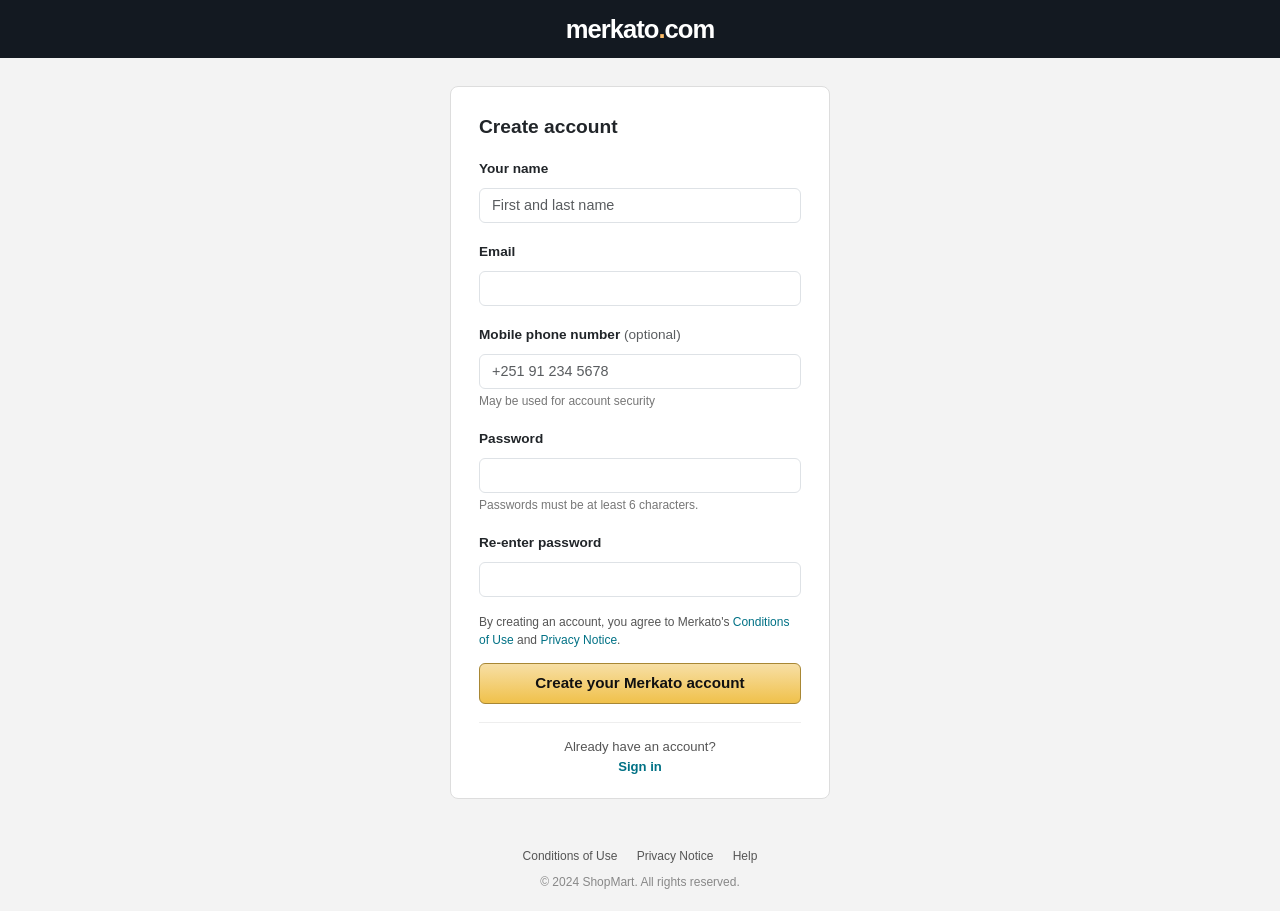
<file: pages/signup.html>
<!DOCTYPE html>
<html lang="en">
<head>
    <meta charset="UTF-8">
    <meta name="viewport" content="width=device-width, initial-scale=1.0">
    <title>ShopMart - Create Account</title>
    <link href="https://cdn.jsdelivr.net/npm/bootstrap@5.3.2/dist/css/bootstrap.min.css" rel="stylesheet">
    <link href="https://cdn.jsdelivr.net/npm/bootstrap-icons@1.11.3/font/bootstrap-icons.css" rel="stylesheet">
    <style>
        :root { --amazon-dark:#131921; --amazon-mid:#232f3e; --amazon-orange:#febd69; --amazon-link:#007185; }
        body { background: #f3f3f3; font-family: Arial, sans-serif; }
        .header-top { background: var(--amazon-dark); padding: 10px 0; text-align: center; }
        .logo-brand { color: #fff; font-size: 1.6rem; font-weight: 800; text-decoration: none; letter-spacing: -1px; }
        .logo-brand .dot { color: var(--amazon-orange); }
        .auth-card {
            background: #fff; border: 1px solid #ddd; border-radius: 8px;
            padding: 28px 28px 22px; width: 100%; max-width: 380px; margin: 28px auto;
        }
        .auth-card h4 { font-size: 1.2rem; font-weight: 700; margin-bottom: 18px; }
        .form-label { font-size: 0.85rem; font-weight: 600; }
        .form-control { font-size: 0.9rem; border-radius: 6px; }
        .form-control:focus { box-shadow: 0 0 0 3px rgba(255,153,0,.3); border-color: #e77600; }
        .form-hint { font-size: 0.75rem; color: #777; margin-top: 3px; }
        .btn-create {
            background: linear-gradient(to bottom, #f7dfa5, #f0c14b);
            border: 1px solid #a88734;
            color: #111; font-weight: 600; border-radius: 6px; padding: 8px;
            width: 100%; cursor: pointer; font-size: 0.95rem;
        }
        .btn-create:hover { background: linear-gradient(to bottom, #f5d78e, #eeb933); }
        .terms-text { font-size: 0.75rem; color: #555; margin: 14px 0; line-height: 1.5; }
        .terms-text a { color: var(--amazon-link); text-decoration: none; }
        .terms-text a:hover { text-decoration: underline; }
        .auth-footer { border-top: 1px solid #eee; margin-top: 18px; padding-top: 14px; text-align: center; font-size: 0.82rem; color: #555; }
        .auth-footer a { color: var(--amazon-link); text-decoration: none; font-weight: 600; }
        .auth-footer a:hover { text-decoration: underline; }
        .page-footer { text-align: center; font-size: 0.75rem; color: #888; padding: 20px; }
        .page-footer a { color: #555; text-decoration: none; margin: 0 8px; }
        .page-footer a:hover { text-decoration: underline; }
    </style>
</head>
<body>

<header class="header-top">
    <a href="../index.html" class="logo-brand">merkato<span class="dot">.</span>com</a>
</header>

<div class="auth-card">
    <h4>Create account</h4>

    <!-- Error placeholder -->
    <div id="signupError"></div>

    <form id="signupForm" novalidate>
        <div class="mb-3">
            <label class="form-label" for="signupName">Your name</label>
            <input type="text" class="form-control" id="signupName" placeholder="First and last name" autocomplete="name" required>
        </div>
        <div class="mb-3">
            <label class="form-label" for="signupEmail">Email</label>
            <input type="email" class="form-control" id="signupEmail" autocomplete="email" required>
        </div>
        <div class="mb-3">
            <label class="form-label" for="signupPhone">Mobile phone number <span class="text-muted fw-normal">(optional)</span></label>
            <input type="tel" class="form-control" id="signupPhone" placeholder="+251 91 234 5678" autocomplete="tel">
            <div class="form-hint">May be used for account security</div>
        </div>
        <div class="mb-3">
            <label class="form-label" for="signupPassword">Password</label>
            <input type="password" class="form-control" id="signupPassword" autocomplete="new-password" required>
            <div class="form-hint">Passwords must be at least 6 characters.</div>
        </div>
        <div class="mb-3">
            <label class="form-label" for="signupPassword2">Re-enter password</label>
            <input type="password" class="form-control" id="signupPassword2" autocomplete="new-password" required>
        </div>

        <div class="terms-text">
            By creating an account, you agree to Merkato's
            <a href="#">Conditions of Use</a> and <a href="#">Privacy Notice</a>.
        </div>

        <button type="submit" class="btn-create">Create your Merkato account</button>
    </form>

    <div class="auth-footer">
        Already have an account?<br>
        <a href="login.html">Sign in</a>
    </div>
</div>

<div class="page-footer">
    <a href="#">Conditions of Use</a>
    <a href="#">Privacy Notice</a>
    <a href="#">Help</a>
    <p class="mt-2 mb-0">© 2024 ShopMart. All rights reserved.</p>
</div>

<script src="https://cdn.jsdelivr.net/npm/bootstrap@5.3.2/dist/js/bootstrap.bundle.min.js"></script>
<script src="../assets/js/auth.js"></script>
</body>
</html>
</file>
